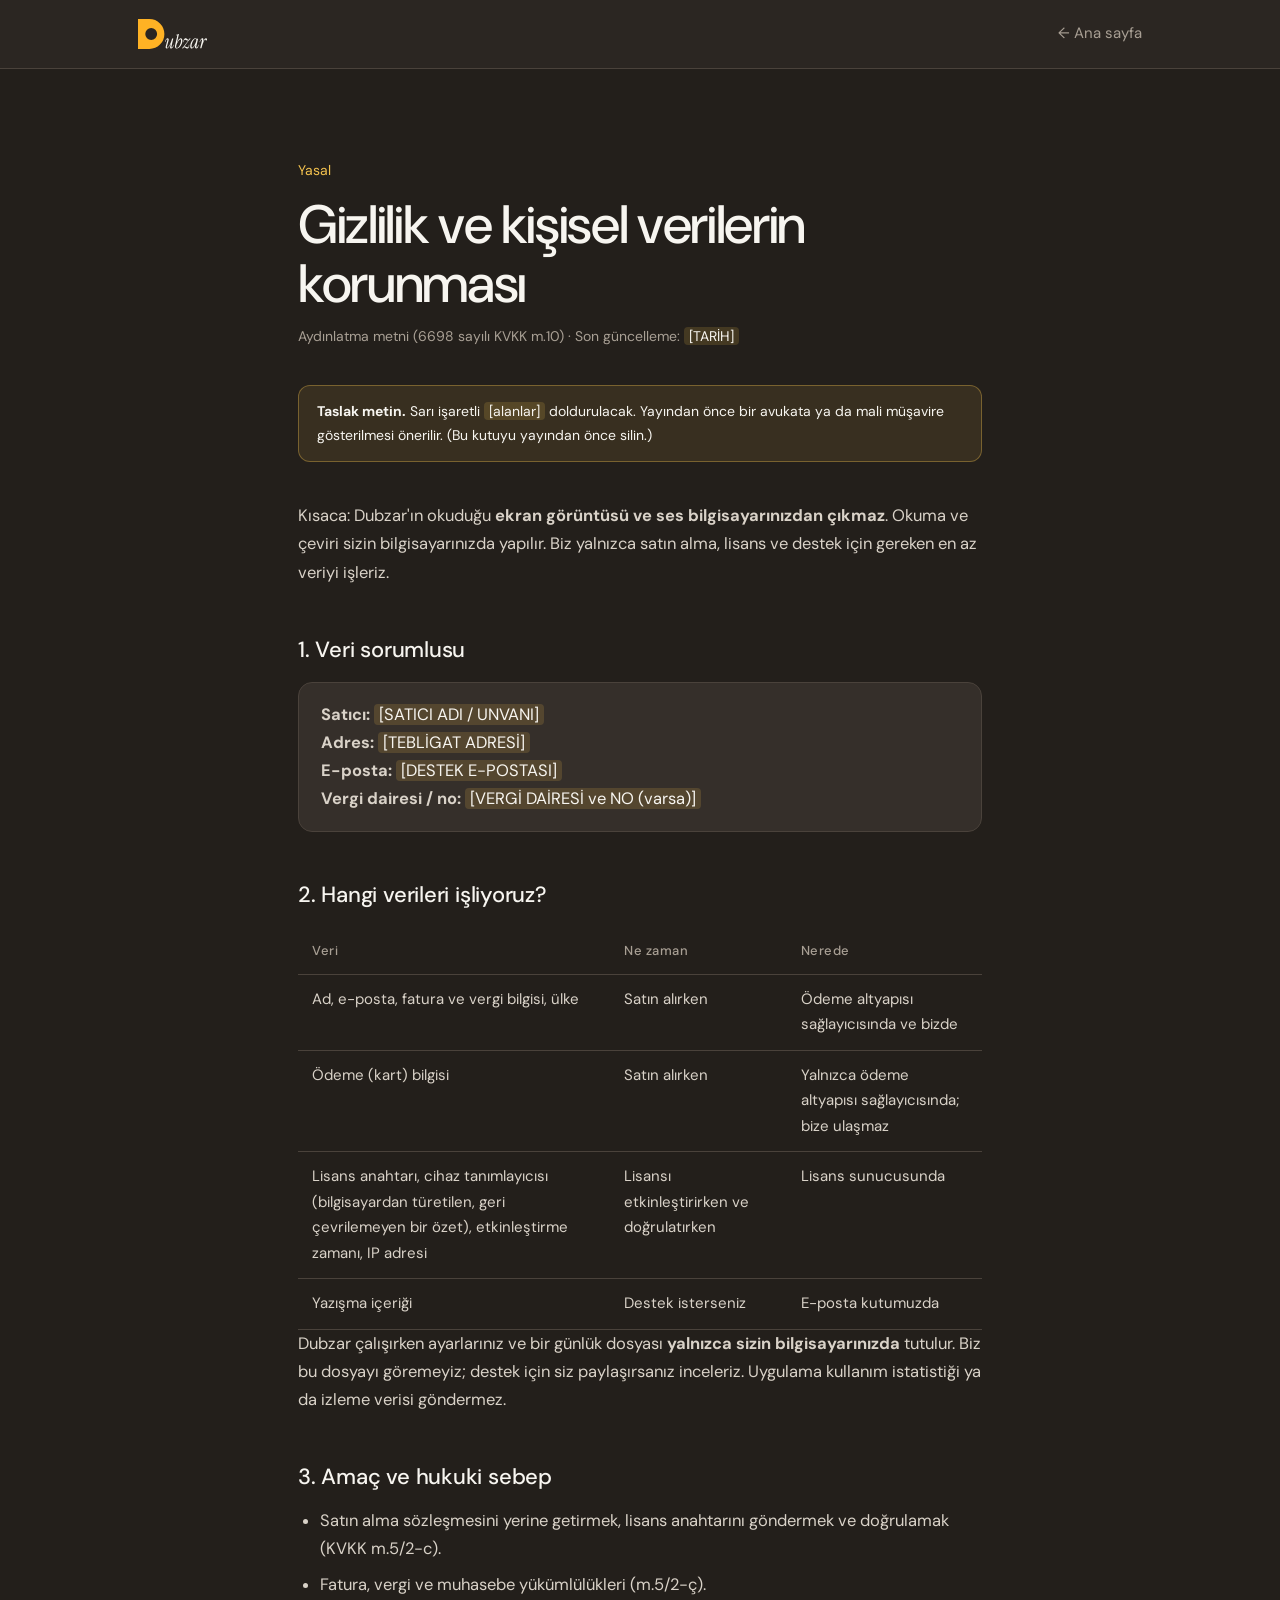
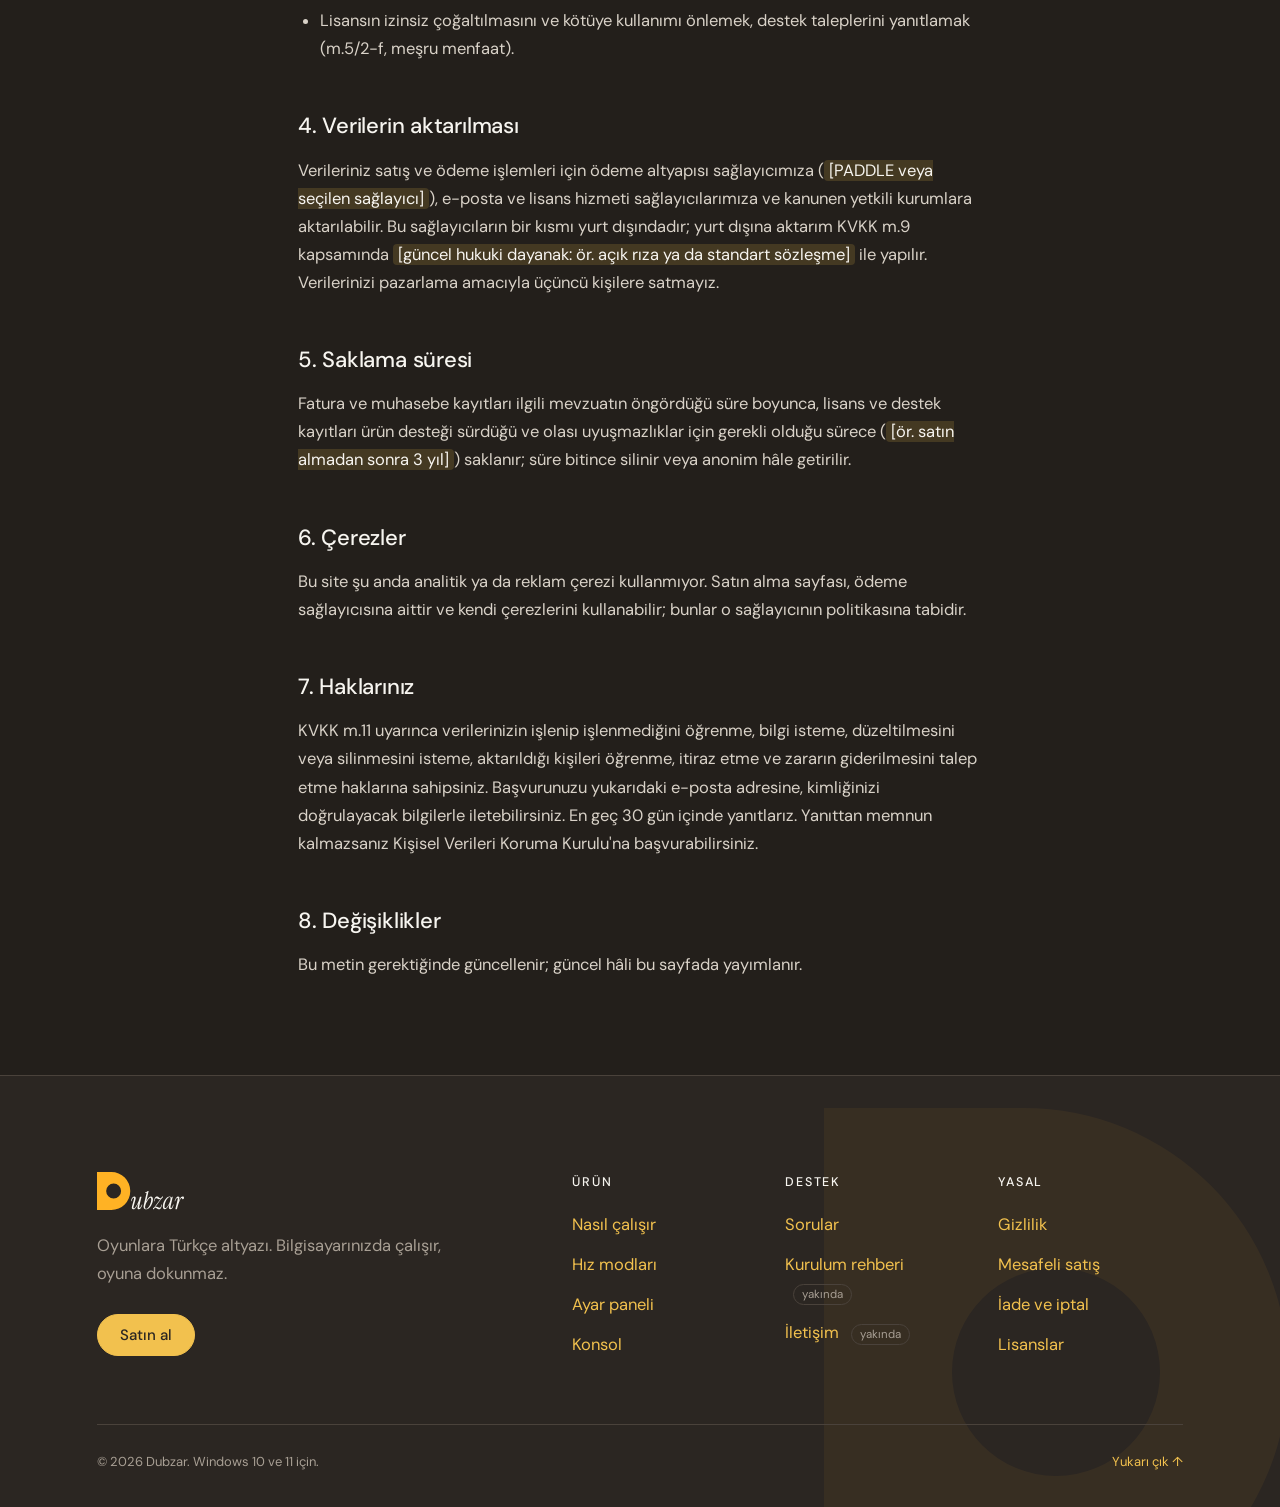
<file: site/gizlilik.html>
<!DOCTYPE html>
<html lang="tr">
<head>
<meta charset="utf-8">
<meta name="viewport" content="width=device-width, initial-scale=1">
<title>Gizlilik ve kişisel verilerin korunması | Dubzar</title>
<link rel="stylesheet" href="legal.css">
</head>
<body id="top">
<header><div class="in"><a href="index.html" aria-label="Dubzar"><img src="assets/dubzar-logo.svg" alt="Dubzar"></a><a class="back" href="index.html">← Ana sayfa</a></div></header>
<main>
<p class="kicker">Yasal</p>
<h1>Gizlilik ve kişisel verilerin korunması</h1>
<p class="meta">Aydınlatma metni (6698 sayılı KVKK m.10) · Son güncelleme: <span class="fill">[TARİH]</span></p>
<div class="draft"><b>Taslak metin.</b> Sarı işaretli <span class="fill">[alanlar]</span> doldurulacak. Yayından önce bir avukata ya da mali müşavire gösterilmesi önerilir. (Bu kutuyu yayından önce silin.)</div>

<p>Kısaca: Dubzar'ın okuduğu <b>ekran görüntüsü ve ses bilgisayarınızdan çıkmaz</b>. Okuma ve çeviri sizin bilgisayarınızda yapılır. Biz yalnızca satın alma, lisans ve destek için gereken en az veriyi işleriz.</p>

<h2>1. Veri sorumlusu</h2>
<div class="box"><p><b>Satıcı:</b> <span class="fill">[SATICI ADI / UNVANI]</span><br><b>Adres:</b> <span class="fill">[TEBLİGAT ADRESİ]</span><br>
<b>E-posta:</b> <span class="fill">[DESTEK E-POSTASI]</span><br><b>Vergi dairesi / no:</b> <span class="fill">[VERGİ DAİRESİ ve NO (varsa)]</span></p></div>

<h2>2. Hangi verileri işliyoruz?</h2>
<table>
<tr><th>Veri</th><th>Ne zaman</th><th>Nerede</th></tr>
<tr><td>Ad, e-posta, fatura ve vergi bilgisi, ülke</td><td>Satın alırken</td><td>Ödeme altyapısı sağlayıcısında ve bizde</td></tr>
<tr><td>Ödeme (kart) bilgisi</td><td>Satın alırken</td><td>Yalnızca ödeme altyapısı sağlayıcısında; bize ulaşmaz</td></tr>
<tr><td>Lisans anahtarı, cihaz tanımlayıcısı (bilgisayardan türetilen, geri çevrilemeyen bir özet), etkinleştirme zamanı, IP adresi</td><td>Lisansı etkinleştirirken ve doğrulatırken</td><td>Lisans sunucusunda</td></tr>
<tr><td>Yazışma içeriği</td><td>Destek isterseniz</td><td>E-posta kutumuzda</td></tr>
</table>
<p>Dubzar çalışırken ayarlarınız ve bir günlük dosyası <b>yalnızca sizin bilgisayarınızda</b> tutulur. Biz bu dosyayı göremeyiz; destek için siz paylaşırsanız inceleriz. Uygulama kullanım istatistiği ya da izleme verisi göndermez.</p>

<h2>3. Amaç ve hukuki sebep</h2>
<ul>
<li>Satın alma sözleşmesini yerine getirmek, lisans anahtarını göndermek ve doğrulamak (KVKK m.5/2-c).</li>
<li>Fatura, vergi ve muhasebe yükümlülükleri (m.5/2-ç).</li>
<li>Lisansın izinsiz çoğaltılmasını ve kötüye kullanımı önlemek, destek taleplerini yanıtlamak (m.5/2-f, meşru menfaat).</li>
</ul>

<h2>4. Verilerin aktarılması</h2>
<p>Verileriniz satış ve ödeme işlemleri için ödeme altyapısı sağlayıcımıza (<span class="fill">[PADDLE veya seçilen sağlayıcı]</span>), e-posta ve lisans hizmeti sağlayıcılarımıza ve kanunen yetkili kurumlara aktarılabilir. Bu sağlayıcıların bir kısmı yurt dışındadır; yurt dışına aktarım KVKK m.9 kapsamında <span class="fill">[güncel hukuki dayanak: ör. açık rıza ya da standart sözleşme]</span> ile yapılır. Verilerinizi pazarlama amacıyla üçüncü kişilere satmayız.</p>

<h2>5. Saklama süresi</h2>
<p>Fatura ve muhasebe kayıtları ilgili mevzuatın öngördüğü süre boyunca, lisans ve destek kayıtları ürün desteği sürdüğü ve olası uyuşmazlıklar için gerekli olduğu sürece (<span class="fill">[ör. satın almadan sonra 3 yıl]</span>) saklanır; süre bitince silinir veya anonim hâle getirilir.</p>

<h2>6. Çerezler</h2>
<p>Bu site şu anda analitik ya da reklam çerezi kullanmıyor. Satın alma sayfası, ödeme sağlayıcısına aittir ve kendi çerezlerini kullanabilir; bunlar o sağlayıcının politikasına tabidir.</p>

<h2>7. Haklarınız</h2>
<p>KVKK m.11 uyarınca verilerinizin işlenip işlenmediğini öğrenme, bilgi isteme, düzeltilmesini veya silinmesini isteme, aktarıldığı kişileri öğrenme, itiraz etme ve zararın giderilmesini talep etme haklarına sahipsiniz. Başvurunuzu yukarıdaki e-posta adresine, kimliğinizi doğrulayacak bilgilerle iletebilirsiniz. En geç 30 gün içinde yanıtlarız. Yanıttan memnun kalmazsanız Kişisel Verileri Koruma Kurulu'na başvurabilirsiniz.</p>

<h2>8. Değişiklikler</h2>
<p>Bu metin gerektiğinde güncellenir; güncel hâli bu sayfada yayımlanır.</p>

</main>
<footer>
  <svg class="bigd" viewBox="140 124 260 264" aria-hidden="true"><path d="M140 124H240A132 132 0 0 1 240 388H140Z M256 204A52 52 0 1 0 256 308A52 52 0 1 0 256 204Z" fill="#FFB224" fill-rule="evenodd"/></svg>
  <div class="wrap">
    <div class="top">
      <div class="brand">
        <img src="assets/dubzar-logo.svg" alt="Dubzar">
        <p>Oyunlara Türkçe altyazı. Bilgisayarınızda çalışır, oyuna dokunmaz.</p>
        <a class="btn primary sm sayit" href="index.html#al">Satın al</a>
      </div>
      <nav class="cols" aria-label="Alt bilgi">
        <div><h4>Ürün</h4><ul><li><a href="index.html#yol">Nasıl çalışır</a></li><li><a href="index.html#hiz">Hız modları</a></li><li><a href="index.html#panel">Ayar paneli</a></li><li><a href="index.html#konsol">Konsol</a></li></ul></div>
        <div><h4>Destek</h4><ul><li><a href="index.html#sss">Sorular</a></li><li><a href="#">Kurulum rehberi <span class="soon">yakında</span></a></li><li><a href="#">İletişim <span class="soon">yakında</span></a></li></ul></div>
        <div><h4>Yasal</h4><ul><li><a href="gizlilik.html">Gizlilik</a></li><li><a href="mesafeli-satis.html">Mesafeli satış</a></li><li><a href="iade.html">İade ve iptal</a></li><li><a href="lisanslar.html">Lisanslar</a></li></ul></div>
      </nav>
    </div>
    <div class="legal">
      <div class="row"><span>© 2026 Dubzar. Windows 10 ve 11 için.</span><a href="#top">Yukarı çık ↑</a></div>
    </div>
  </div>
</footer>
<script src="site.js" defer></script>
</body>
</html>
</file>
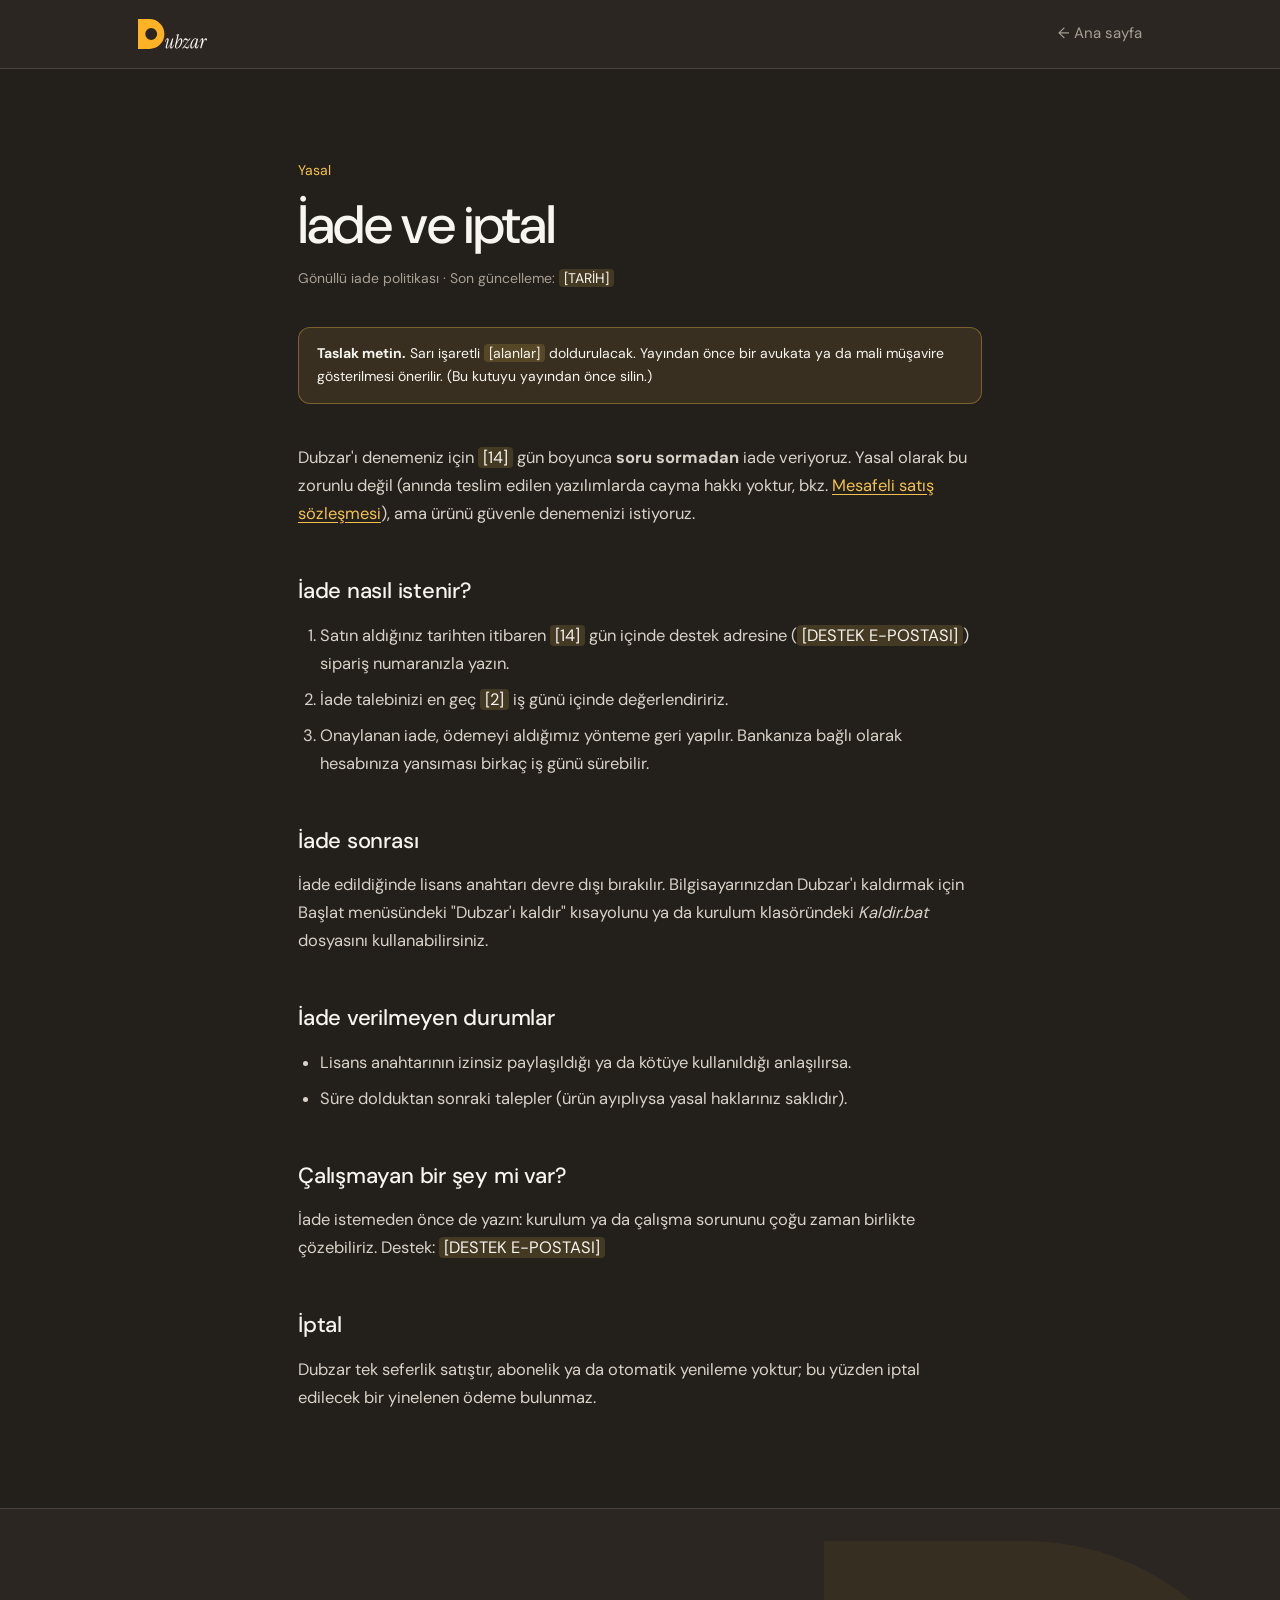
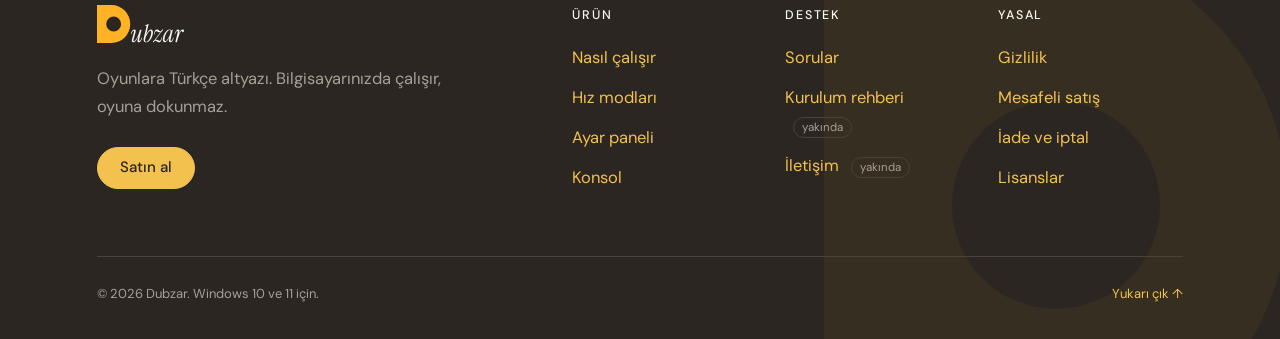
<file: site/iade.html>
<!DOCTYPE html>
<html lang="tr">
<head>
<meta charset="utf-8">
<meta name="viewport" content="width=device-width, initial-scale=1">
<title>İade ve iptal | Dubzar</title>
<link rel="stylesheet" href="legal.css">
</head>
<body id="top">
<header><div class="in"><a href="index.html" aria-label="Dubzar"><img src="assets/dubzar-logo.svg" alt="Dubzar"></a><a class="back" href="index.html">← Ana sayfa</a></div></header>
<main>
<p class="kicker">Yasal</p>
<h1>İade ve iptal</h1>
<p class="meta">Gönüllü iade politikası · Son güncelleme: <span class="fill">[TARİH]</span></p>
<div class="draft"><b>Taslak metin.</b> Sarı işaretli <span class="fill">[alanlar]</span> doldurulacak. Yayından önce bir avukata ya da mali müşavire gösterilmesi önerilir. (Bu kutuyu yayından önce silin.)</div>

<p>Dubzar'ı denemeniz için <span class="fill">[14]</span> gün boyunca <b>soru sormadan</b> iade veriyoruz. Yasal olarak bu zorunlu değil (anında teslim edilen yazılımlarda cayma hakkı yoktur, bkz. <a href="mesafeli-satis.html">Mesafeli satış sözleşmesi</a>), ama ürünü güvenle denemenizi istiyoruz.</p>

<h2>İade nasıl istenir?</h2>
<ol>
<li>Satın aldığınız tarihten itibaren <span class="fill">[14]</span> gün içinde destek adresine (<span class="fill">[DESTEK E-POSTASI]</span>) sipariş numaranızla yazın.</li>
<li>İade talebinizi en geç <span class="fill">[2]</span> iş günü içinde değerlendiririz.</li>
<li>Onaylanan iade, ödemeyi aldığımız yönteme geri yapılır. Bankanıza bağlı olarak hesabınıza yansıması birkaç iş günü sürebilir.</li>
</ol>

<h2>İade sonrası</h2>
<p>İade edildiğinde lisans anahtarı devre dışı bırakılır. Bilgisayarınızdan Dubzar'ı kaldırmak için Başlat menüsündeki "Dubzar'ı kaldır" kısayolunu ya da kurulum klasöründeki <i>Kaldir.bat</i> dosyasını kullanabilirsiniz.</p>

<h2>İade verilmeyen durumlar</h2>
<ul>
<li>Lisans anahtarının izinsiz paylaşıldığı ya da kötüye kullanıldığı anlaşılırsa.</li>
<li>Süre dolduktan sonraki talepler (ürün ayıplıysa yasal haklarınız saklıdır).</li>
</ul>

<h2>Çalışmayan bir şey mi var?</h2>
<p>İade istemeden önce de yazın: kurulum ya da çalışma sorununu çoğu zaman birlikte çözebiliriz. Destek: <span class="fill">[DESTEK E-POSTASI]</span></p>

<h2>İptal</h2>
<p>Dubzar tek seferlik satıştır, abonelik ya da otomatik yenileme yoktur; bu yüzden iptal edilecek bir yinelenen ödeme bulunmaz.</p>

</main>
<footer>
  <svg class="bigd" viewBox="140 124 260 264" aria-hidden="true"><path d="M140 124H240A132 132 0 0 1 240 388H140Z M256 204A52 52 0 1 0 256 308A52 52 0 1 0 256 204Z" fill="#FFB224" fill-rule="evenodd"/></svg>
  <div class="wrap">
    <div class="top">
      <div class="brand">
        <img src="assets/dubzar-logo.svg" alt="Dubzar">
        <p>Oyunlara Türkçe altyazı. Bilgisayarınızda çalışır, oyuna dokunmaz.</p>
        <a class="btn primary sm sayit" href="index.html#al">Satın al</a>
      </div>
      <nav class="cols" aria-label="Alt bilgi">
        <div><h4>Ürün</h4><ul><li><a href="index.html#yol">Nasıl çalışır</a></li><li><a href="index.html#hiz">Hız modları</a></li><li><a href="index.html#panel">Ayar paneli</a></li><li><a href="index.html#konsol">Konsol</a></li></ul></div>
        <div><h4>Destek</h4><ul><li><a href="index.html#sss">Sorular</a></li><li><a href="#">Kurulum rehberi <span class="soon">yakında</span></a></li><li><a href="#">İletişim <span class="soon">yakında</span></a></li></ul></div>
        <div><h4>Yasal</h4><ul><li><a href="gizlilik.html">Gizlilik</a></li><li><a href="mesafeli-satis.html">Mesafeli satış</a></li><li><a href="iade.html">İade ve iptal</a></li><li><a href="lisanslar.html">Lisanslar</a></li></ul></div>
      </nav>
    </div>
    <div class="legal">
      <div class="row"><span>© 2026 Dubzar. Windows 10 ve 11 için.</span><a href="#top">Yukarı çık ↑</a></div>
    </div>
  </div>
</footer>
<script src="site.js" defer></script>
</body>
</html>
</file>
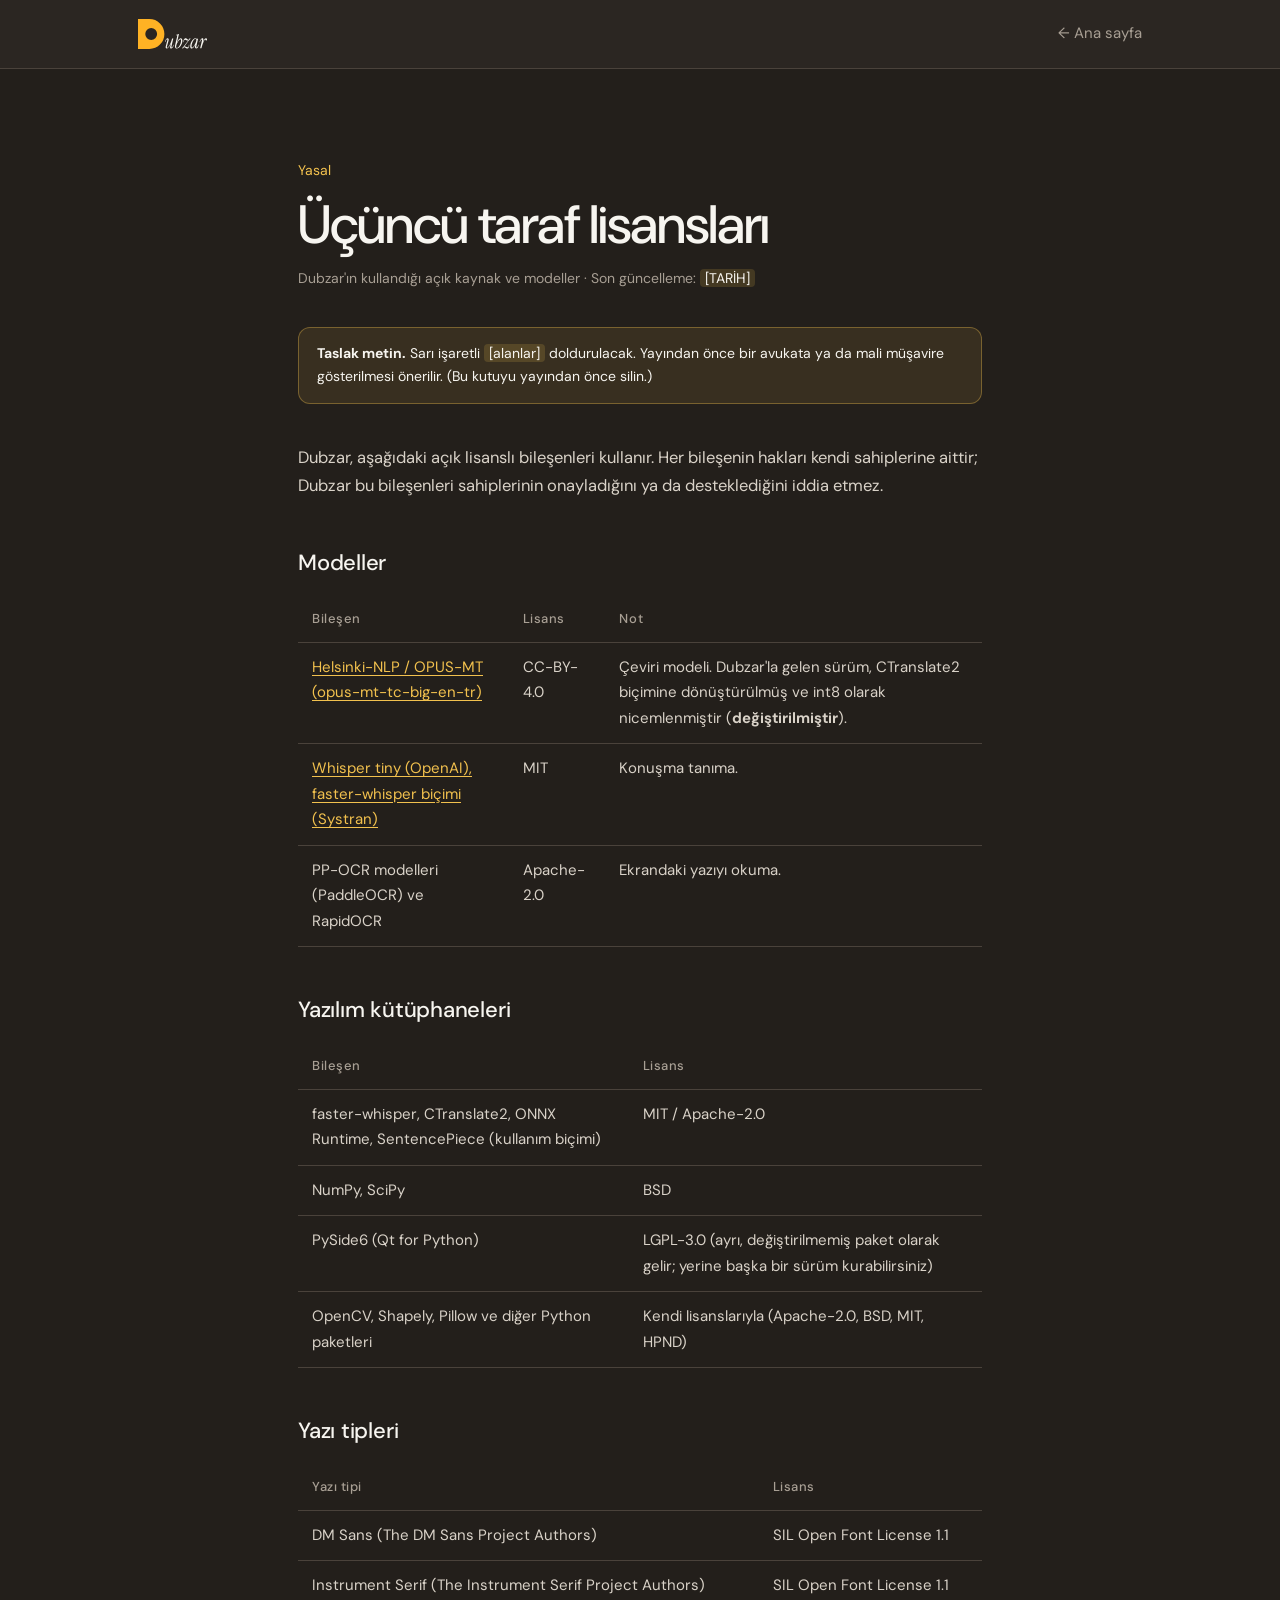
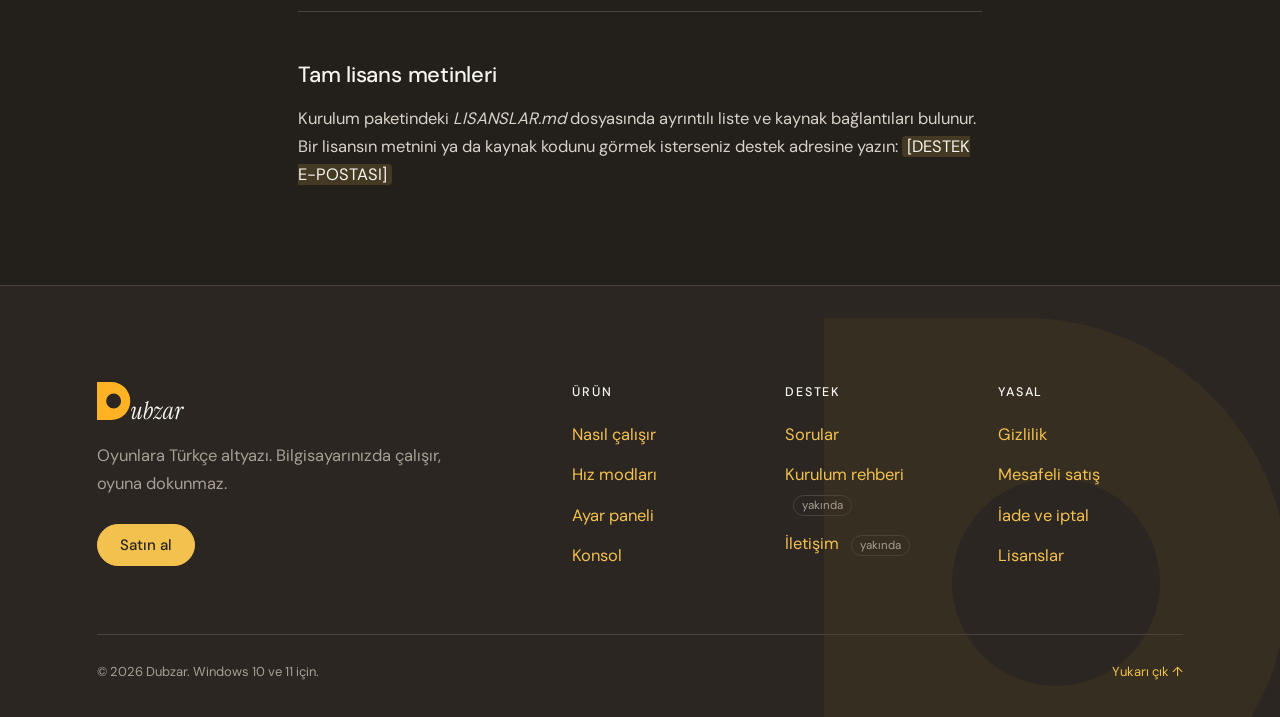
<file: site/lisanslar.html>
<!DOCTYPE html>
<html lang="tr">
<head>
<meta charset="utf-8">
<meta name="viewport" content="width=device-width, initial-scale=1">
<title>Üçüncü taraf lisansları | Dubzar</title>
<link rel="stylesheet" href="legal.css">
</head>
<body id="top">
<header><div class="in"><a href="index.html" aria-label="Dubzar"><img src="assets/dubzar-logo.svg" alt="Dubzar"></a><a class="back" href="index.html">← Ana sayfa</a></div></header>
<main>
<p class="kicker">Yasal</p>
<h1>Üçüncü taraf lisansları</h1>
<p class="meta">Dubzar'ın kullandığı açık kaynak ve modeller · Son güncelleme: <span class="fill">[TARİH]</span></p>
<div class="draft"><b>Taslak metin.</b> Sarı işaretli <span class="fill">[alanlar]</span> doldurulacak. Yayından önce bir avukata ya da mali müşavire gösterilmesi önerilir. (Bu kutuyu yayından önce silin.)</div>

<p>Dubzar, aşağıdaki açık lisanslı bileşenleri kullanır. Her bileşenin hakları kendi sahiplerine aittir; Dubzar bu bileşenleri sahiplerinin onayladığını ya da desteklediğini iddia etmez.</p>

<h2>Modeller</h2>
<table>
<tr><th>Bileşen</th><th>Lisans</th><th>Not</th></tr>
<tr><td><a href="https://huggingface.co/Helsinki-NLP/opus-mt-tc-big-en-tr">Helsinki-NLP / OPUS-MT (opus-mt-tc-big-en-tr)</a></td><td>CC-BY-4.0</td><td>Çeviri modeli. Dubzar'la gelen sürüm, CTranslate2 biçimine dönüştürülmüş ve int8 olarak nicemlenmiştir (<b>değiştirilmiştir</b>).</td></tr>
<tr><td><a href="https://huggingface.co/Systran/faster-whisper-tiny">Whisper tiny (OpenAI), faster-whisper biçimi (Systran)</a></td><td>MIT</td><td>Konuşma tanıma.</td></tr>
<tr><td>PP-OCR modelleri (PaddleOCR) ve RapidOCR</td><td>Apache-2.0</td><td>Ekrandaki yazıyı okuma.</td></tr>
</table>

<h2>Yazılım kütüphaneleri</h2>
<table>
<tr><th>Bileşen</th><th>Lisans</th></tr>
<tr><td>faster-whisper, CTranslate2, ONNX Runtime, SentencePiece (kullanım biçimi)</td><td>MIT / Apache-2.0</td></tr>
<tr><td>NumPy, SciPy</td><td>BSD</td></tr>
<tr><td>PySide6 (Qt for Python)</td><td>LGPL-3.0 (ayrı, değiştirilmemiş paket olarak gelir; yerine başka bir sürüm kurabilirsiniz)</td></tr>
<tr><td>OpenCV, Shapely, Pillow ve diğer Python paketleri</td><td>Kendi lisanslarıyla (Apache-2.0, BSD, MIT, HPND)</td></tr>
</table>

<h2>Yazı tipleri</h2>
<table>
<tr><th>Yazı tipi</th><th>Lisans</th></tr>
<tr><td>DM Sans (The DM Sans Project Authors)</td><td>SIL Open Font License 1.1</td></tr>
<tr><td>Instrument Serif (The Instrument Serif Project Authors)</td><td>SIL Open Font License 1.1</td></tr>
</table>

<h2>Tam lisans metinleri</h2>
<p>Kurulum paketindeki <i>LISANSLAR.md</i> dosyasında ayrıntılı liste ve kaynak bağlantıları bulunur. Bir lisansın metnini ya da kaynak kodunu görmek isterseniz destek adresine yazın: <span class="fill">[DESTEK E-POSTASI]</span></p>

</main>
<footer>
  <svg class="bigd" viewBox="140 124 260 264" aria-hidden="true"><path d="M140 124H240A132 132 0 0 1 240 388H140Z M256 204A52 52 0 1 0 256 308A52 52 0 1 0 256 204Z" fill="#FFB224" fill-rule="evenodd"/></svg>
  <div class="wrap">
    <div class="top">
      <div class="brand">
        <img src="assets/dubzar-logo.svg" alt="Dubzar">
        <p>Oyunlara Türkçe altyazı. Bilgisayarınızda çalışır, oyuna dokunmaz.</p>
        <a class="btn primary sm sayit" href="index.html#al">Satın al</a>
      </div>
      <nav class="cols" aria-label="Alt bilgi">
        <div><h4>Ürün</h4><ul><li><a href="index.html#yol">Nasıl çalışır</a></li><li><a href="index.html#hiz">Hız modları</a></li><li><a href="index.html#panel">Ayar paneli</a></li><li><a href="index.html#konsol">Konsol</a></li></ul></div>
        <div><h4>Destek</h4><ul><li><a href="index.html#sss">Sorular</a></li><li><a href="#">Kurulum rehberi <span class="soon">yakında</span></a></li><li><a href="#">İletişim <span class="soon">yakında</span></a></li></ul></div>
        <div><h4>Yasal</h4><ul><li><a href="gizlilik.html">Gizlilik</a></li><li><a href="mesafeli-satis.html">Mesafeli satış</a></li><li><a href="iade.html">İade ve iptal</a></li><li><a href="lisanslar.html">Lisanslar</a></li></ul></div>
      </nav>
    </div>
    <div class="legal">
      <div class="row"><span>© 2026 Dubzar. Windows 10 ve 11 için.</span><a href="#top">Yukarı çık ↑</a></div>
    </div>
  </div>
</footer>
<script src="site.js" defer></script>
</body>
</html>
</file>
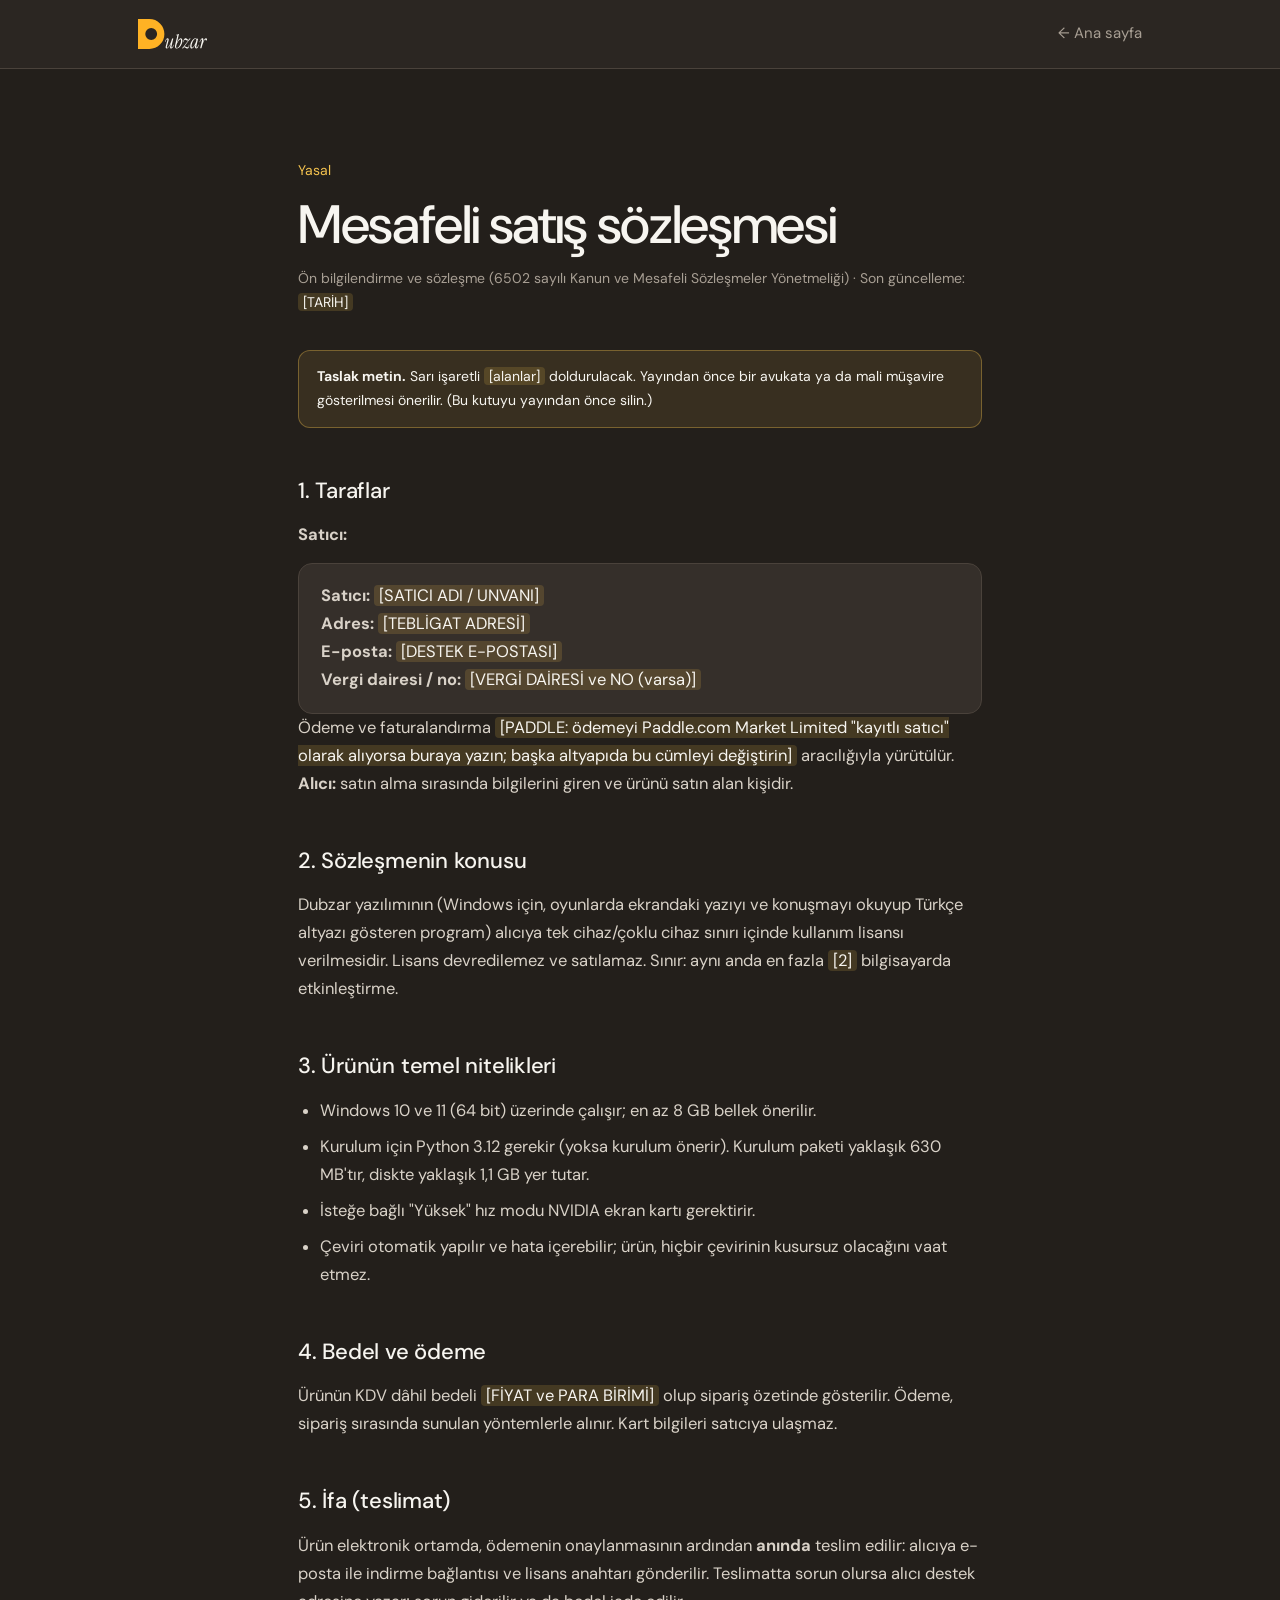
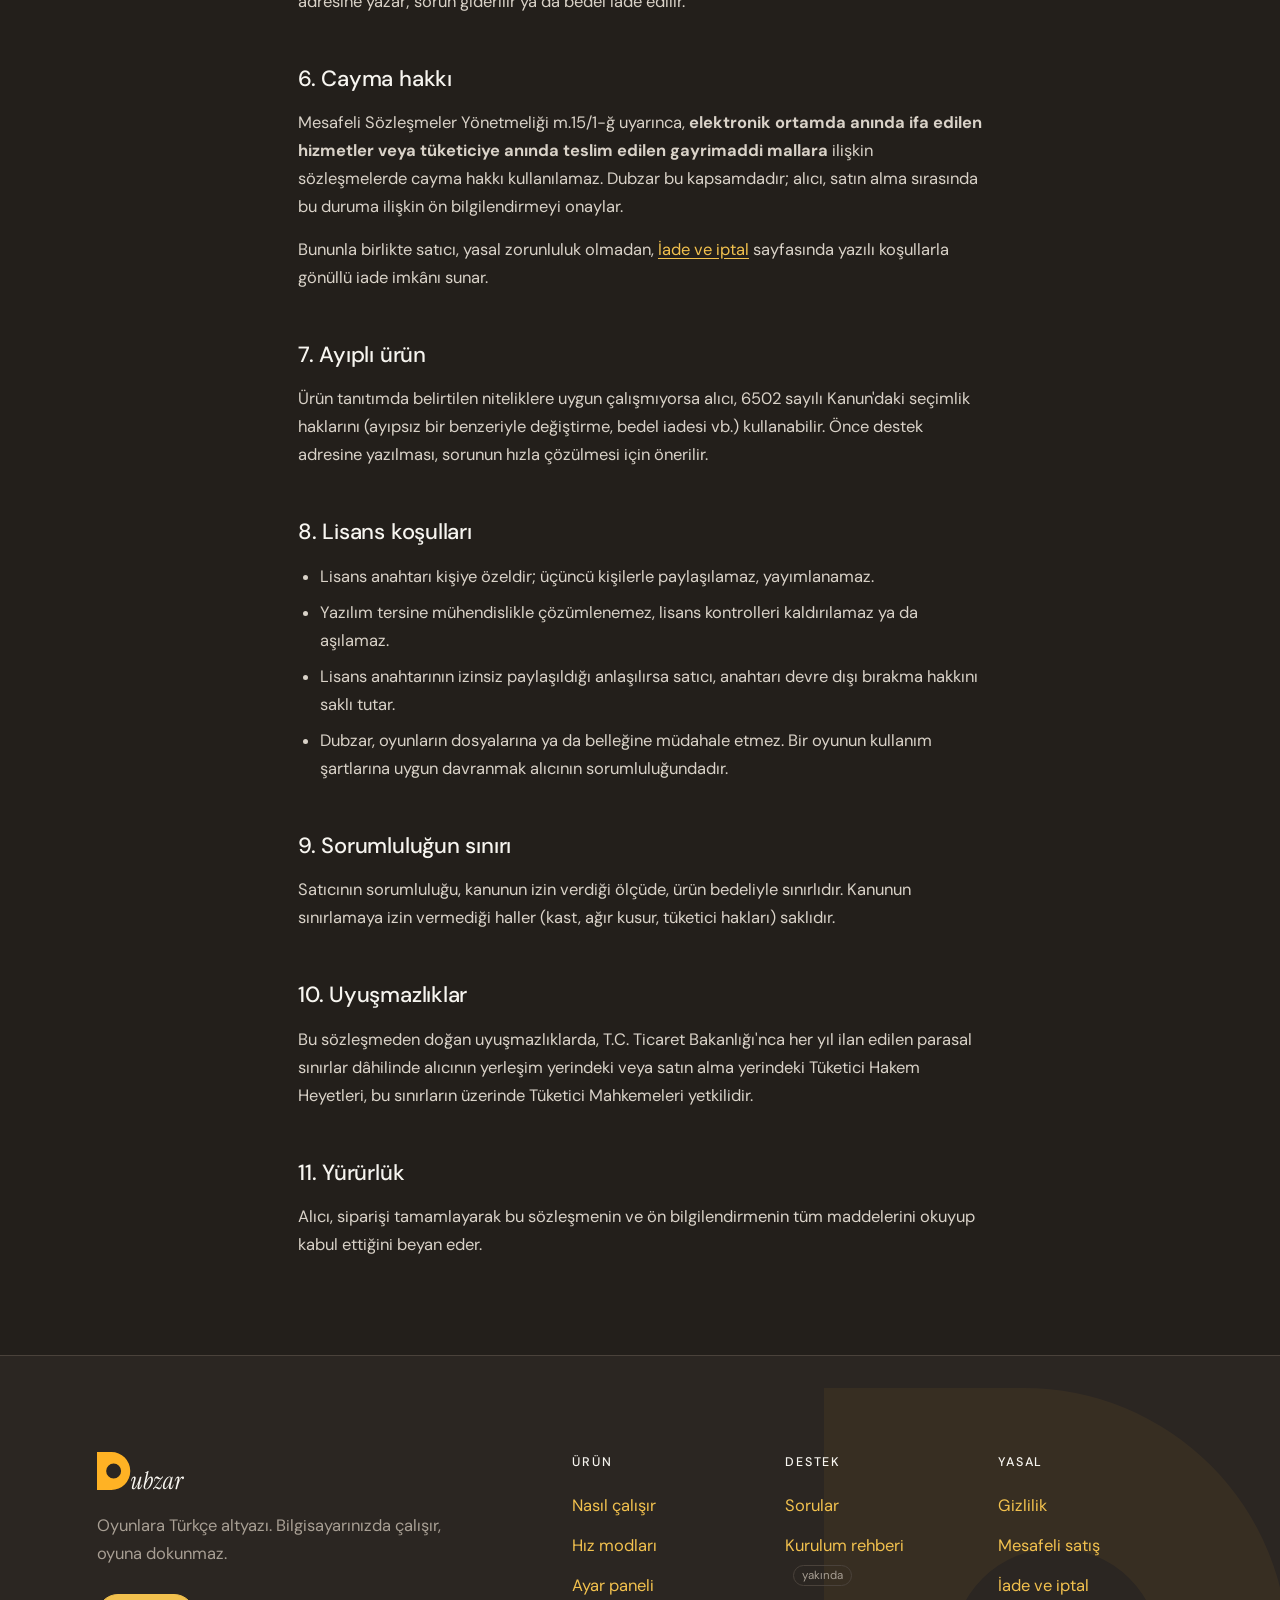
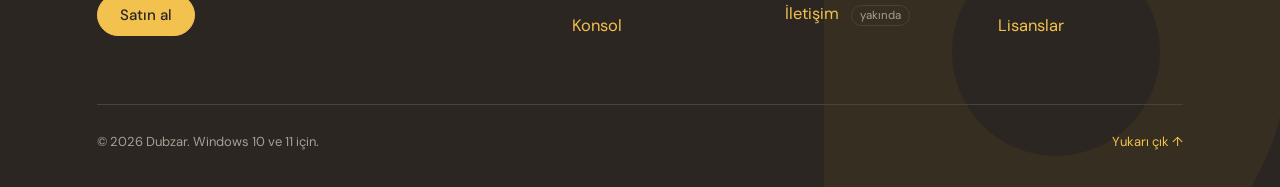
<file: site/mesafeli-satis.html>
<!DOCTYPE html>
<html lang="tr">
<head>
<meta charset="utf-8">
<meta name="viewport" content="width=device-width, initial-scale=1">
<title>Mesafeli satış sözleşmesi | Dubzar</title>
<link rel="stylesheet" href="legal.css">
</head>
<body id="top">
<header><div class="in"><a href="index.html" aria-label="Dubzar"><img src="assets/dubzar-logo.svg" alt="Dubzar"></a><a class="back" href="index.html">← Ana sayfa</a></div></header>
<main>
<p class="kicker">Yasal</p>
<h1>Mesafeli satış sözleşmesi</h1>
<p class="meta">Ön bilgilendirme ve sözleşme (6502 sayılı Kanun ve Mesafeli Sözleşmeler Yönetmeliği) · Son güncelleme: <span class="fill">[TARİH]</span></p>
<div class="draft"><b>Taslak metin.</b> Sarı işaretli <span class="fill">[alanlar]</span> doldurulacak. Yayından önce bir avukata ya da mali müşavire gösterilmesi önerilir. (Bu kutuyu yayından önce silin.)</div>

<h2>1. Taraflar</h2>
<p><b>Satıcı:</b></p>
<div class="box"><p><b>Satıcı:</b> <span class="fill">[SATICI ADI / UNVANI]</span><br><b>Adres:</b> <span class="fill">[TEBLİGAT ADRESİ]</span><br>
<b>E-posta:</b> <span class="fill">[DESTEK E-POSTASI]</span><br><b>Vergi dairesi / no:</b> <span class="fill">[VERGİ DAİRESİ ve NO (varsa)]</span></p></div>
<p>Ödeme ve faturalandırma <span class="fill">[PADDLE: ödemeyi Paddle.com Market Limited "kayıtlı satıcı" olarak alıyorsa buraya yazın; başka altyapıda bu cümleyi değiştirin]</span> aracılığıyla yürütülür. <b>Alıcı:</b> satın alma sırasında bilgilerini giren ve ürünü satın alan kişidir.</p>

<h2>2. Sözleşmenin konusu</h2>
<p>Dubzar yazılımının (Windows için, oyunlarda ekrandaki yazıyı ve konuşmayı okuyup Türkçe altyazı gösteren program) alıcıya tek cihaz/çoklu cihaz sınırı içinde kullanım lisansı verilmesidir. Lisans devredilemez ve satılamaz. Sınır: aynı anda en fazla <span class="fill">[2]</span> bilgisayarda etkinleştirme.</p>

<h2>3. Ürünün temel nitelikleri</h2>
<ul>
<li>Windows 10 ve 11 (64 bit) üzerinde çalışır; en az 8 GB bellek önerilir.</li>
<li>Kurulum için Python 3.12 gerekir (yoksa kurulum önerir). Kurulum paketi yaklaşık 630 MB'tır, diskte yaklaşık 1,1 GB yer tutar.</li>
<li>İsteğe bağlı "Yüksek" hız modu NVIDIA ekran kartı gerektirir.</li>
<li>Çeviri otomatik yapılır ve hata içerebilir; ürün, hiçbir çevirinin kusursuz olacağını vaat etmez.</li>
</ul>

<h2>4. Bedel ve ödeme</h2>
<p>Ürünün KDV dâhil bedeli <span class="fill">[FİYAT ve PARA BİRİMİ]</span> olup sipariş özetinde gösterilir. Ödeme, sipariş sırasında sunulan yöntemlerle alınır. Kart bilgileri satıcıya ulaşmaz.</p>

<h2>5. İfa (teslimat)</h2>
<p>Ürün elektronik ortamda, ödemenin onaylanmasının ardından <b>anında</b> teslim edilir: alıcıya e-posta ile indirme bağlantısı ve lisans anahtarı gönderilir. Teslimatta sorun olursa alıcı destek adresine yazar; sorun giderilir ya da bedel iade edilir.</p>

<h2>6. Cayma hakkı</h2>
<p>Mesafeli Sözleşmeler Yönetmeliği m.15/1-ğ uyarınca, <b>elektronik ortamda anında ifa edilen hizmetler veya tüketiciye anında teslim edilen gayrimaddi mallara</b> ilişkin sözleşmelerde cayma hakkı kullanılamaz. Dubzar bu kapsamdadır; alıcı, satın alma sırasında bu duruma ilişkin ön bilgilendirmeyi onaylar.</p>
<p>Bununla birlikte satıcı, yasal zorunluluk olmadan, <a href="iade.html">İade ve iptal</a> sayfasında yazılı koşullarla gönüllü iade imkânı sunar.</p>

<h2>7. Ayıplı ürün</h2>
<p>Ürün tanıtımda belirtilen niteliklere uygun çalışmıyorsa alıcı, 6502 sayılı Kanun'daki seçimlik haklarını (ayıpsız bir benzeriyle değiştirme, bedel iadesi vb.) kullanabilir. Önce destek adresine yazılması, sorunun hızla çözülmesi için önerilir.</p>

<h2>8. Lisans koşulları</h2>
<ul>
<li>Lisans anahtarı kişiye özeldir; üçüncü kişilerle paylaşılamaz, yayımlanamaz.</li>
<li>Yazılım tersine mühendislikle çözümlenemez, lisans kontrolleri kaldırılamaz ya da aşılamaz.</li>
<li>Lisans anahtarının izinsiz paylaşıldığı anlaşılırsa satıcı, anahtarı devre dışı bırakma hakkını saklı tutar.</li>
<li>Dubzar, oyunların dosyalarına ya da belleğine müdahale etmez. Bir oyunun kullanım şartlarına uygun davranmak alıcının sorumluluğundadır.</li>
</ul>

<h2>9. Sorumluluğun sınırı</h2>
<p>Satıcının sorumluluğu, kanunun izin verdiği ölçüde, ürün bedeliyle sınırlıdır. Kanunun sınırlamaya izin vermediği haller (kast, ağır kusur, tüketici hakları) saklıdır.</p>

<h2>10. Uyuşmazlıklar</h2>
<p>Bu sözleşmeden doğan uyuşmazlıklarda, T.C. Ticaret Bakanlığı'nca her yıl ilan edilen parasal sınırlar dâhilinde alıcının yerleşim yerindeki veya satın alma yerindeki Tüketici Hakem Heyetleri, bu sınırların üzerinde Tüketici Mahkemeleri yetkilidir.</p>

<h2>11. Yürürlük</h2>
<p>Alıcı, siparişi tamamlayarak bu sözleşmenin ve ön bilgilendirmenin tüm maddelerini okuyup kabul ettiğini beyan eder.</p>

</main>
<footer>
  <svg class="bigd" viewBox="140 124 260 264" aria-hidden="true"><path d="M140 124H240A132 132 0 0 1 240 388H140Z M256 204A52 52 0 1 0 256 308A52 52 0 1 0 256 204Z" fill="#FFB224" fill-rule="evenodd"/></svg>
  <div class="wrap">
    <div class="top">
      <div class="brand">
        <img src="assets/dubzar-logo.svg" alt="Dubzar">
        <p>Oyunlara Türkçe altyazı. Bilgisayarınızda çalışır, oyuna dokunmaz.</p>
        <a class="btn primary sm sayit" href="index.html#al">Satın al</a>
      </div>
      <nav class="cols" aria-label="Alt bilgi">
        <div><h4>Ürün</h4><ul><li><a href="index.html#yol">Nasıl çalışır</a></li><li><a href="index.html#hiz">Hız modları</a></li><li><a href="index.html#panel">Ayar paneli</a></li><li><a href="index.html#konsol">Konsol</a></li></ul></div>
        <div><h4>Destek</h4><ul><li><a href="index.html#sss">Sorular</a></li><li><a href="#">Kurulum rehberi <span class="soon">yakında</span></a></li><li><a href="#">İletişim <span class="soon">yakında</span></a></li></ul></div>
        <div><h4>Yasal</h4><ul><li><a href="gizlilik.html">Gizlilik</a></li><li><a href="mesafeli-satis.html">Mesafeli satış</a></li><li><a href="iade.html">İade ve iptal</a></li><li><a href="lisanslar.html">Lisanslar</a></li></ul></div>
      </nav>
    </div>
    <div class="legal">
      <div class="row"><span>© 2026 Dubzar. Windows 10 ve 11 için.</span><a href="#top">Yukarı çık ↑</a></div>
    </div>
  </div>
</footer>
<script src="site.js" defer></script>
</body>
</html>
</file>
<file: site/legal.css>
@font-face{font-family:"DM Sans";src:url("assets/DMSans.ttf");font-weight:100 1000;font-display:swap}
@font-face{font-family:"Instrument Serif";src:url("assets/InstrumentSerif-Italic.ttf");font-style:italic;font-display:swap}
:root{--bg:#231f1b;--bg2:#2B2622;--surface:#352F2A;--hairline:#4A423B;--text:#F7F5F0;--muted:#A89F94;--accent:#F2C14E;--ink:#2B2622;--ease:cubic-bezier(.2,.7,.2,1)}
*{box-sizing:border-box;margin:0}
html{background:var(--bg);scroll-behavior:smooth}
body{font-family:"DM Sans",system-ui,sans-serif;color:var(--text);background:var(--bg);line-height:1.7;-webkit-font-smoothing:antialiased}
a{color:var(--accent);text-underline-offset:3px}
header{border-bottom:1px solid var(--hairline);background:var(--bg2)}
header .in{max-width:1100px;margin:0 auto;padding:0 clamp(20px,5vw,48px);height:68px;display:flex;align-items:center;justify-content:space-between}
header img{height:30px;display:block}
header a.back{color:var(--muted);text-decoration:none;font-size:15px}
header a.back:hover{color:var(--text)}
main{max-width:780px;margin:0 auto;padding:clamp(48px,7vw,96px) clamp(20px,5vw,48px) 96px}
.kicker{color:var(--accent);font-size:14px;margin-bottom:14px}
h1{font-size:clamp(34px,5vw,54px);font-weight:500;letter-spacing:-.025em;line-height:1.08;margin-bottom:12px}
.meta{color:var(--muted);font-size:14px;margin-bottom:36px}
.draft{background:rgba(242,193,78,.1);border:1px solid rgba(242,193,78,.35);border-radius:12px;padding:14px 18px;font-size:14px;color:var(--text);margin-bottom:40px}
h2{font-size:22px;font-weight:500;letter-spacing:-.01em;margin:44px 0 12px}
p,li{color:#d9d2c8;font-size:16.5px}
p+p{margin-top:14px}
ul,ol{padding-left:22px;display:grid;gap:8px;margin-top:12px}
.fill{background:rgba(242,193,78,.16);border-radius:4px;padding:0 5px;color:var(--text)}
.box{background:var(--surface);border:1px solid var(--hairline);border-radius:14px;padding:18px 22px;margin-top:14px}
table{width:100%;border-collapse:collapse;margin-top:14px;font-size:15px}
th,td{text-align:left;padding:12px 14px;border-bottom:1px solid var(--hairline);vertical-align:top}
th{color:var(--muted);font-weight:500;font-size:13px;letter-spacing:.04em}
td{color:#d9d2c8}

/* footer: same as the main page */
.btn{display:inline-flex;align-items:center;gap:10px;height:52px;padding:0 30px;border-radius:999px;font:500 16px/1 "DM Sans",sans-serif;text-decoration:none;border:1px solid var(--hairline);cursor:pointer;color:var(--text);background:transparent;transition:transform .18s var(--ease),background .2s,border-color .2s}
.btn:hover{transform:translateY(-1px);border-color:var(--muted)}
.btn:active{transform:translateY(1px) scale(.98)}
.btn.primary{background:var(--accent);color:var(--ink);border-color:var(--accent)}
.btn.primary:hover{background:#f7cf72;border-color:#f7cf72}
.btn.sm{height:42px;padding:0 22px;font-size:15px}
footer{position:relative;overflow:hidden;border-top:1px solid var(--hairline);background:var(--bg2);color:var(--muted);font-size:15px}
footer .top{display:grid;gap:48px;grid-template-columns:1fr;padding:clamp(56px,8vw,96px) 0 clamp(40px,5vw,64px);position:relative;z-index:1}
footer .brand img{height:38px;display:block;margin-bottom:22px}
footer .brand p{max-width:34ch;color:var(--muted)}
footer .brand .sayit{margin-top:26px;justify-content:center;color:var(--ink)}
footer a.btn.primary:hover{color:var(--ink)}
footer nav.cols{position:static;background:none;backdrop-filter:none;border:0;display:grid;grid-template-columns:repeat(3,1fr);gap:28px}
footer .cols h4{font-size:12.5px;letter-spacing:.14em;text-transform:uppercase;color:var(--text);font-weight:500;margin:0 0 18px}
footer .cols ul{list-style:none;padding:0;display:grid;gap:12px}
footer a{text-decoration:none;transition:color .2s var(--ease)}footer a:hover{color:var(--accent)}
footer .soon{font-size:11.5px;padding:2px 8px;border-radius:999px;border:1px solid var(--hairline);margin-left:8px;color:var(--muted)}
footer .legal{border-top:1px solid var(--hairline);padding:26px 0 34px;display:grid;gap:10px;font-size:13px;position:relative;z-index:1}
footer .legal .row{display:flex;flex-wrap:wrap;gap:10px 28px;justify-content:space-between;align-items:center}
footer .bigd{position:absolute;right:-5%;bottom:-30%;width:min(44vw,520px);opacity:.055;pointer-events:none;transition:transform 1.2s var(--ease)}
footer:hover .bigd{transform:rotate(-6deg)}
@media(max-width:560px){footer nav.cols{grid-template-columns:1fr 1fr}}
footer .wrap{max-width:1240px;margin:0 auto;padding:0 clamp(20px,6vw,96px)}
@media(min-width:900px){footer .top{grid-template-columns:1.4fr 2fr}}
footer .top,footer .legal{min-width:0}
.btn.sm{height:42px;padding:0 22px;font-size:15px}

@view-transition{navigation:auto}
::view-transition-old(root){animation:vt-out .26s var(--ease) both}
::view-transition-new(root){animation:vt-in .5s var(--ease) both}
@keyframes vt-out{to{opacity:0;transform:translateY(-10px)}}
@keyframes vt-in{from{opacity:0;transform:translateY(16px)}}
header{view-transition-name:site-nav}
.page-in{animation:vt-in .5s var(--ease) both}
.page-out{animation:vt-out .24s var(--ease) forwards}
.progress{position:fixed;left:0;top:0;height:2px;width:100%;background:var(--accent);transform:scaleX(0);transform-origin:left;z-index:60;pointer-events:none}
main>*{animation:vt-in .7s var(--ease) both}
main>*:nth-child(2){animation-delay:.05s}main>*:nth-child(3){animation-delay:.1s}main>*:nth-child(n+4){animation-delay:.15s}
@media(prefers-reduced-motion:reduce){*{animation:none!important;transition:none!important}}
</file>
